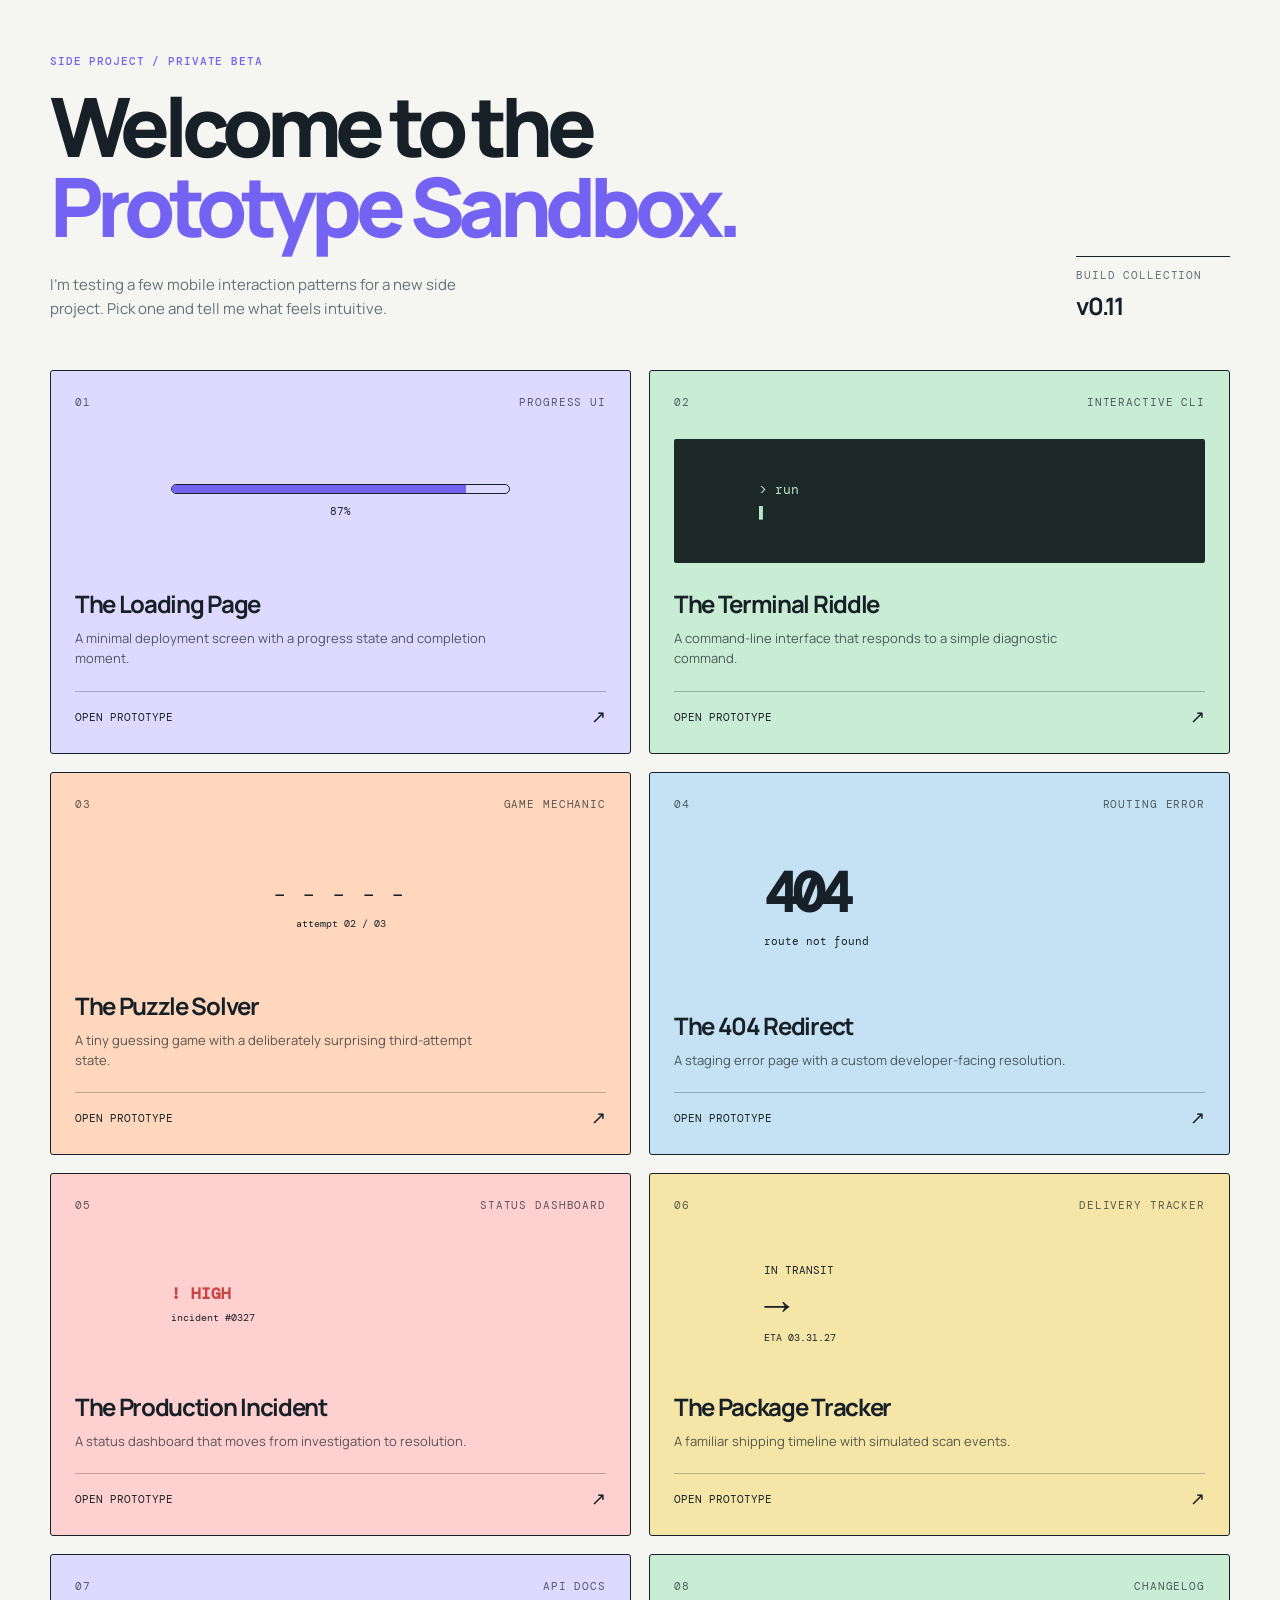
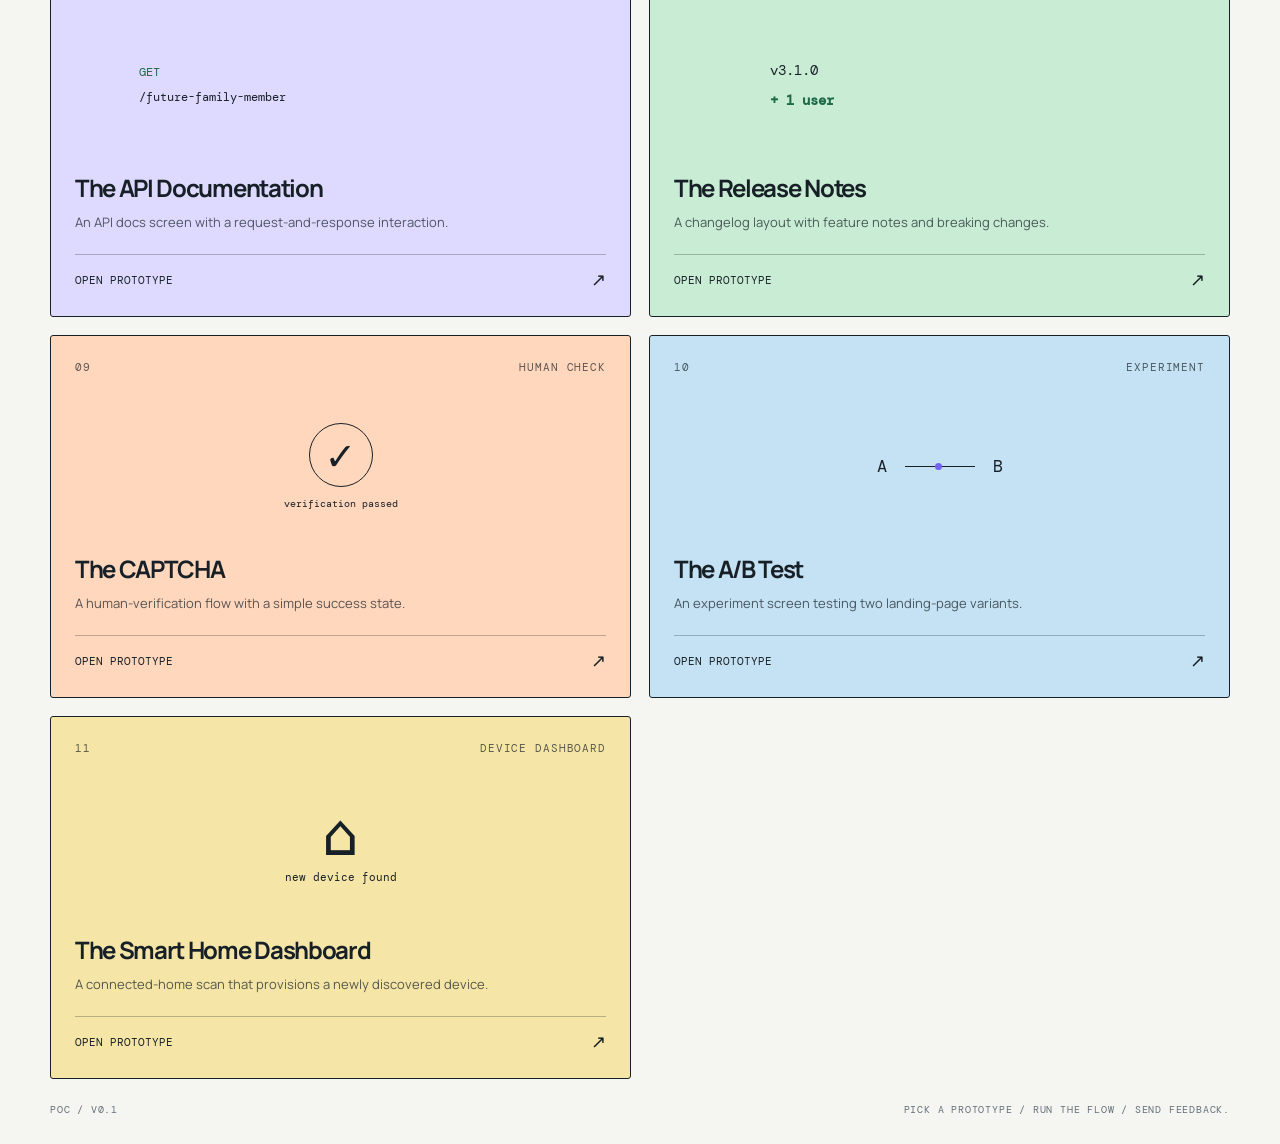
<file: index.html>
<!doctype html>
<html lang="en">
  <head>
    <meta charset="utf-8" />
    <meta name="viewport" content="width=device-width, initial-scale=1" />
    <title>Prototype Sandbox</title>
    <link rel="preconnect" href="https://fonts.googleapis.com" />
    <link rel="preconnect" href="https://fonts.gstatic.com" crossorigin />
    <link href="https://fonts.googleapis.com/css2?family=DM+Mono:wght@400;500&family=Manrope:wght@400;500;600;700;800&display=swap" rel="stylesheet" />
    <link rel="stylesheet" href="styles.css" />
  </head>
  <body class="hub-page">
    <main class="hub-shell">
      <header class="hub-header">
        <div>
          <p class="eyebrow">Side project / private beta</p>
          <h1>Welcome to the<br /><em>Prototype Sandbox.</em></h1>
          <p class="lede">I’m testing a few mobile interaction patterns for a new side project. Pick one and tell me what feels intuitive.</p>
        </div>
        <div class="date-stamp" aria-label="Target due date">
          <span>Build collection</span>
          <strong>v0.11</strong>
        </div>
      </header>

      <section class="concept-grid" aria-label="Prototype applications">
        <a class="concept-card card-lilac" href="loading.html">
          <div class="card-topline"><span>01</span><span>Progress UI</span></div>
          <div class="card-visual loading-mini"><i></i><span>87%</span></div>
          <h2>The Loading Page</h2>
          <p>A minimal deployment screen with a progress state and completion moment.</p>
          <span class="card-link">Open prototype <b>↗</b></span>
        </a>

        <a class="concept-card card-mint" href="terminal.html">
          <div class="card-topline"><span>02</span><span>Interactive CLI</span></div>
          <div class="card-visual terminal-mini"><span>&gt; run</span><span>▌</span></div>
          <h2>The Terminal Riddle</h2>
          <p>A command-line interface that responds to a simple diagnostic command.</p>
          <span class="card-link">Open prototype <b>↗</b></span>
        </a>

        <a class="concept-card card-peach" href="puzzle.html">
          <div class="card-topline"><span>03</span><span>Game mechanic</span></div>
          <div class="card-visual puzzle-mini"><span>_ _ _ _ _</span><small>attempt 02 / 03</small></div>
          <h2>The Puzzle Solver</h2>
          <p>A tiny guessing game with a deliberately surprising third-attempt state.</p>
          <span class="card-link">Open prototype <b>↗</b></span>
        </a>

        <a class="concept-card card-blue" href="404.html">
          <div class="card-topline"><span>04</span><span>Routing error</span></div>
          <div class="card-visual error-mini"><strong>404</strong><span>route not found</span></div>
          <h2>The 404 Redirect</h2>
          <p>A staging error page with a custom developer-facing resolution.</p>
          <span class="card-link">Open prototype <b>↗</b></span>
        </a>

        <a class="concept-card card-alert" href="incident.html">
          <div class="card-topline"><span>05</span><span>Status dashboard</span></div>
          <div class="card-visual incident-mini"><strong>!  HIGH</strong><span>incident #0327</span></div>
          <h2>The Production Incident</h2>
          <p>A status dashboard that moves from investigation to resolution.</p>
          <span class="card-link">Open prototype <b>↗</b></span>
        </a>

        <a class="concept-card card-yellow" href="package.html">
          <div class="card-topline"><span>06</span><span>Delivery tracker</span></div>
          <div class="card-visual package-mini"><span>IN TRANSIT</span><strong>→</strong><small>ETA 03.31.27</small></div>
          <h2>The Package Tracker</h2>
          <p>A familiar shipping timeline with simulated scan events.</p>
          <span class="card-link">Open prototype <b>↗</b></span>
        </a>

        <a class="concept-card card-lilac" href="api.html">
          <div class="card-topline"><span>07</span><span>API docs</span></div>
          <div class="card-visual api-mini"><span>GET</span><strong>/future-family-member</strong></div>
          <h2>The API Documentation</h2>
          <p>An API docs screen with a request-and-response interaction.</p>
          <span class="card-link">Open prototype <b>↗</b></span>
        </a>

        <a class="concept-card card-mint" href="release.html">
          <div class="card-topline"><span>08</span><span>Changelog</span></div>
          <div class="card-visual release-mini"><span>v3.1.0</span><strong>+ 1 user</strong></div>
          <h2>The Release Notes</h2>
          <p>A changelog layout with feature notes and breaking changes.</p>
          <span class="card-link">Open prototype <b>↗</b></span>
        </a>

        <a class="concept-card card-peach" href="captcha.html">
          <div class="card-topline"><span>09</span><span>Human check</span></div>
          <div class="card-visual captcha-mini"><span>✓</span><small>verification passed</small></div>
          <h2>The CAPTCHA</h2>
          <p>A human-verification flow with a simple success state.</p>
          <span class="card-link">Open prototype <b>↗</b></span>
        </a>

        <a class="concept-card card-blue" href="ab-test.html">
          <div class="card-topline"><span>10</span><span>Experiment</span></div>
          <div class="card-visual ab-mini"><span>A</span><i></i><span>B</span></div>
          <h2>The A/B Test</h2>
          <p>An experiment screen testing two landing-page variants.</p>
          <span class="card-link">Open prototype <b>↗</b></span>
        </a>

        <a class="concept-card card-yellow" href="smart-home.html">
          <div class="card-topline"><span>11</span><span>Device dashboard</span></div>
          <div class="card-visual home-mini"><span>⌂</span><strong>new device found</strong></div>
          <h2>The Smart Home Dashboard</h2>
          <p>A connected-home scan that provisions a newly discovered device.</p>
          <span class="card-link">Open prototype <b>↗</b></span>
        </a>
      </section>

      <footer class="hub-footer">
        <span>POC / v0.1</span>
        <span>Pick a prototype / run the flow / send feedback.</span>
      </footer>
    </main>
  </body>
</html>
</file>
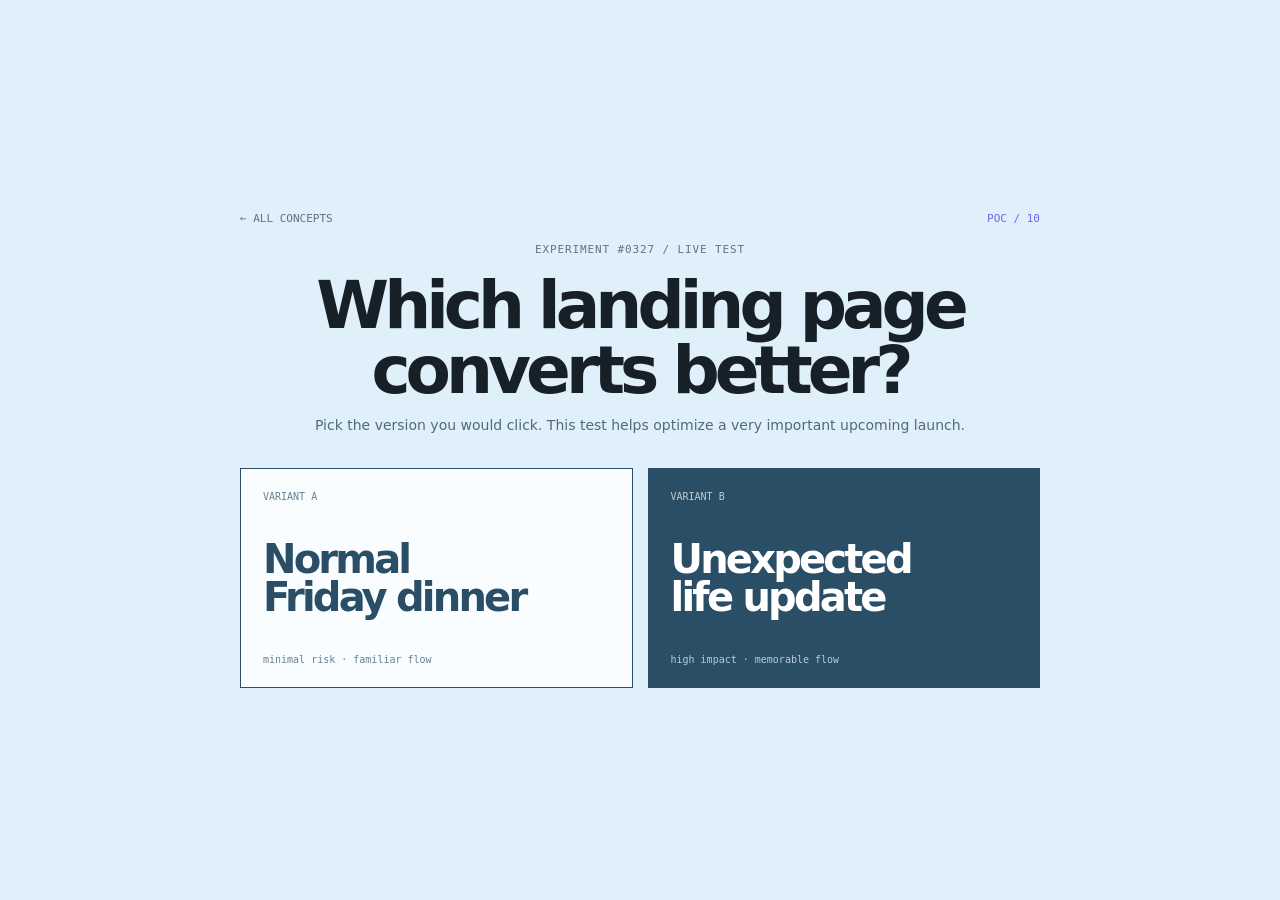
<file: ab-test.html>
<!doctype html>
<html lang="en">
  <head><meta charset="utf-8" /><meta name="viewport" content="width=device-width, initial-scale=1" /><title>A/B test experiment</title><link rel="stylesheet" href="styles.css" /></head>
  <body class="prototype-page ab-page">
    <main class="prototype-wrap ab-wrap">
      <nav class="prototype-nav"><a href="index.html">← All concepts</a><span class="prototype-index">POC / 10</span></nav>
      <section class="ab-shell">
        <p class="eyebrow-mono">experiment #0327 / live test</p><h1>Which landing page converts better?</h1><p class="ab-intro">Pick the version you would click. This test helps optimize a very important upcoming launch.</p>
        <div class="ab-options"><button data-ab-choice="A"><span class="variant-label">VARIANT A</span><strong>Normal<br />Friday dinner</strong><small>minimal risk · familiar flow</small></button><button data-ab-choice="B"><span class="variant-label">VARIANT B</span><strong>Unexpected<br />life update</strong><small>high impact · memorable flow</small></button></div>
        <div class="ab-result" data-ab-result aria-live="polite"><div class="ab-chart"><i></i><i></i><i></i><i></i><i></i></div><span>Test result: Variant <b data-ab-picked>—</b> selected</span><strong>Conversion rate: 100%</strong><h2>You are going to be an uncle/aunt!</h2><small>Baby Cheng Djedovic / target release 03.31.27</small></div>
      </section>
    </main>
    <script src="script.js"></script>
  </body>
</html>
</file>
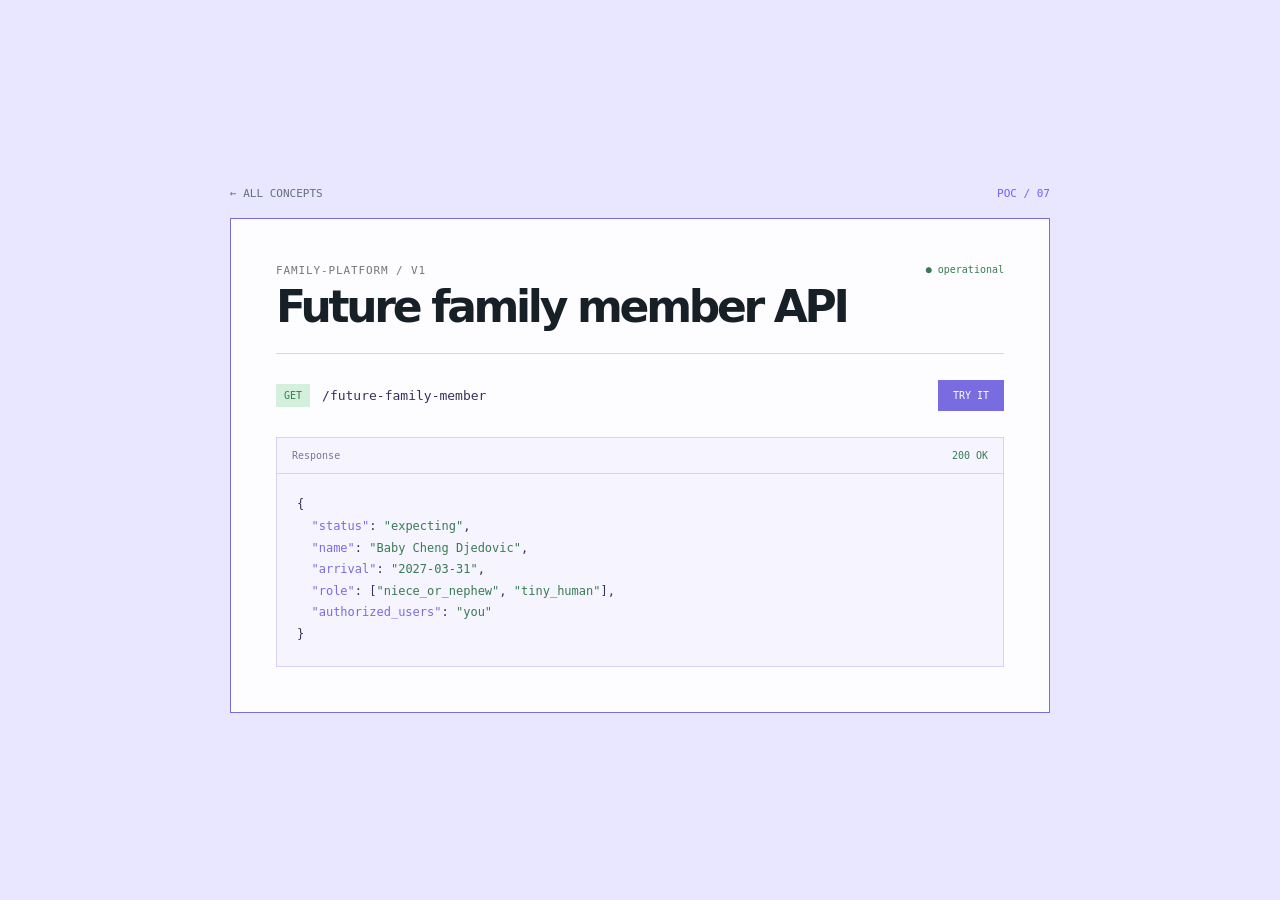
<file: api.html>
<!doctype html>
<html lang="en">
  <head><meta charset="utf-8" /><meta name="viewport" content="width=device-width, initial-scale=1" /><title>Future family member API</title><link rel="stylesheet" href="styles.css" /></head>
  <body class="prototype-page api-page">
    <main class="prototype-wrap api-wrap">
      <nav class="prototype-nav"><a href="index.html">← All concepts</a><span class="prototype-index">POC / 07</span></nav>
      <section class="api-shell">
        <header class="api-header"><div><p class="eyebrow-mono">family-platform / v1</p><h1>Future family member API</h1></div><span class="api-status">● operational</span></header>
        <div class="api-endpoint"><span class="get-pill">GET</span><code>/future-family-member</code><button class="api-try" data-api-try>Try it</button></div>
        <div class="api-response" data-api-response><div class="api-response-top"><span>Response</span><span class="status-200">200 OK</span></div><pre><code>{
  <span class="json-key">"status"</span>: <span class="json-string">"expecting"</span>,
  <span class="json-key">"name"</span>: <span class="json-string">"Baby Cheng Djedovic"</span>,
  <span class="json-key">"arrival"</span>: <span class="json-string">"2027-03-31"</span>,
  <span class="json-key">"role"</span>: [<span class="json-string">"niece_or_nephew"</span>, <span class="json-string">"tiny_human"</span>],
  <span class="json-key">"authorized_users"</span>: <span class="json-string">"you"</span>
}</code></pre></div>
        <div class="api-reveal" data-api-reveal aria-live="polite">200 OK — Congratulations! You have been granted uncle/aunt access.</div>
      </section>
    </main>
    <script src="script.js"></script>
  </body>
</html>
</file>
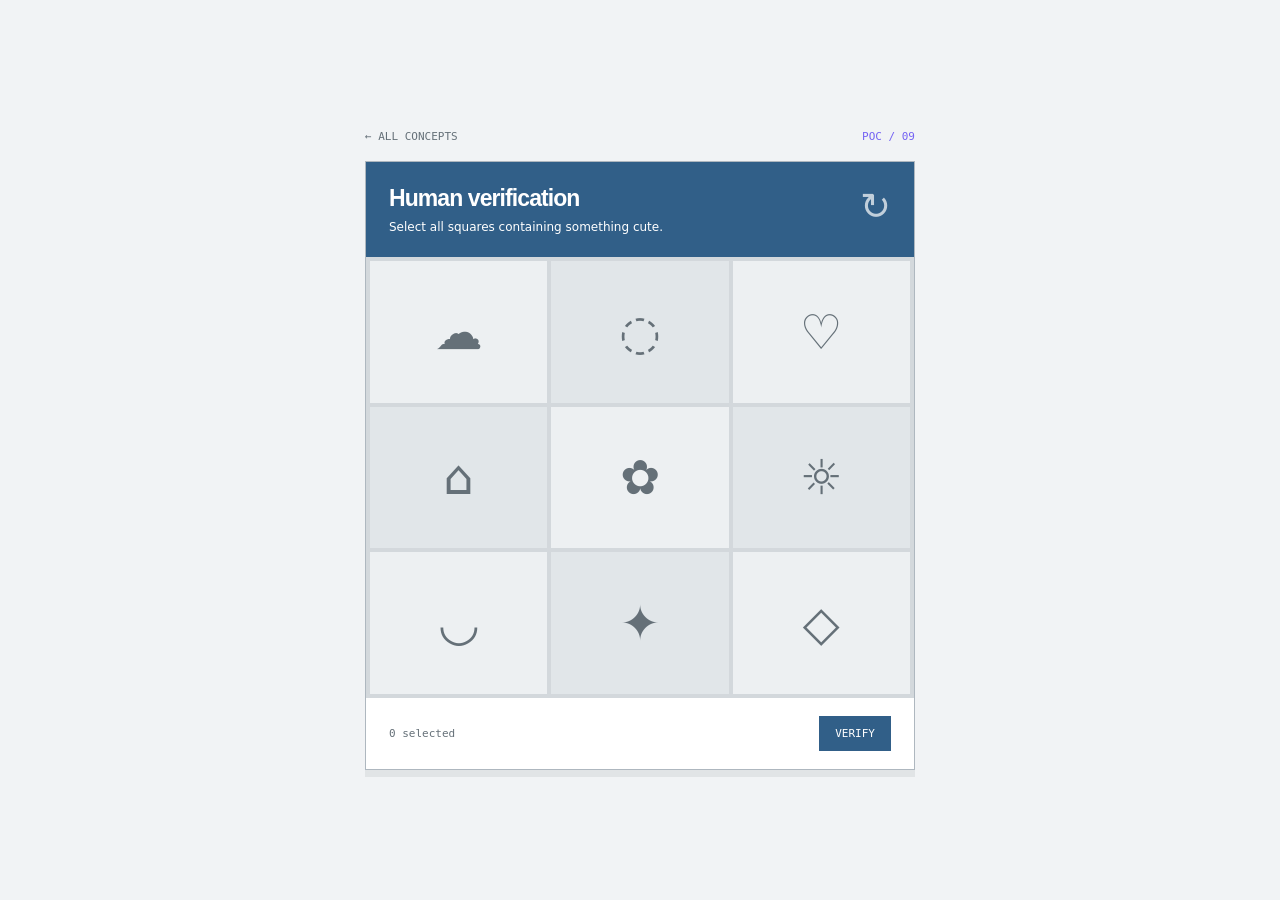
<file: captcha.html>
<!doctype html>
<html lang="en">
  <head><meta charset="utf-8" /><meta name="viewport" content="width=device-width, initial-scale=1" /><title>Human verification</title><link rel="stylesheet" href="styles.css" /></head>
  <body class="prototype-page captcha-page">
    <main class="prototype-wrap captcha-wrap">
      <nav class="prototype-nav"><a href="index.html">← All concepts</a><span class="prototype-index">POC / 09</span></nav>
      <section class="captcha-shell">
        <div class="captcha-top"><div><h1>Human verification</h1><p>Select all squares containing something cute.</p></div><div class="captcha-mark">↻</div></div>
        <div class="captcha-grid" data-captcha-grid aria-label="Human verification image grid">
          <button type="button">☁</button><button type="button">◌</button><button type="button">♡</button><button type="button">⌂</button><button type="button">✿</button><button type="button">☼</button><button type="button">◡</button><button type="button">✦</button><button type="button">◇</button>
        </div>
        <div class="captcha-footer"><span data-captcha-count>0 selected</span><button class="button" data-captcha-verify>VERIFY</button></div>
        <div class="captcha-reveal" data-captcha-reveal aria-live="polite"><span>✓ VERIFICATION PASSED</span><h2>You are human.<br />And you are going to be an uncle/aunt.</h2><p>Baby Cheng Djedovic arriving March 31, 2027.</p></div>
      </section>
    </main>
    <script src="script.js"></script>
  </body>
</html>
</file>
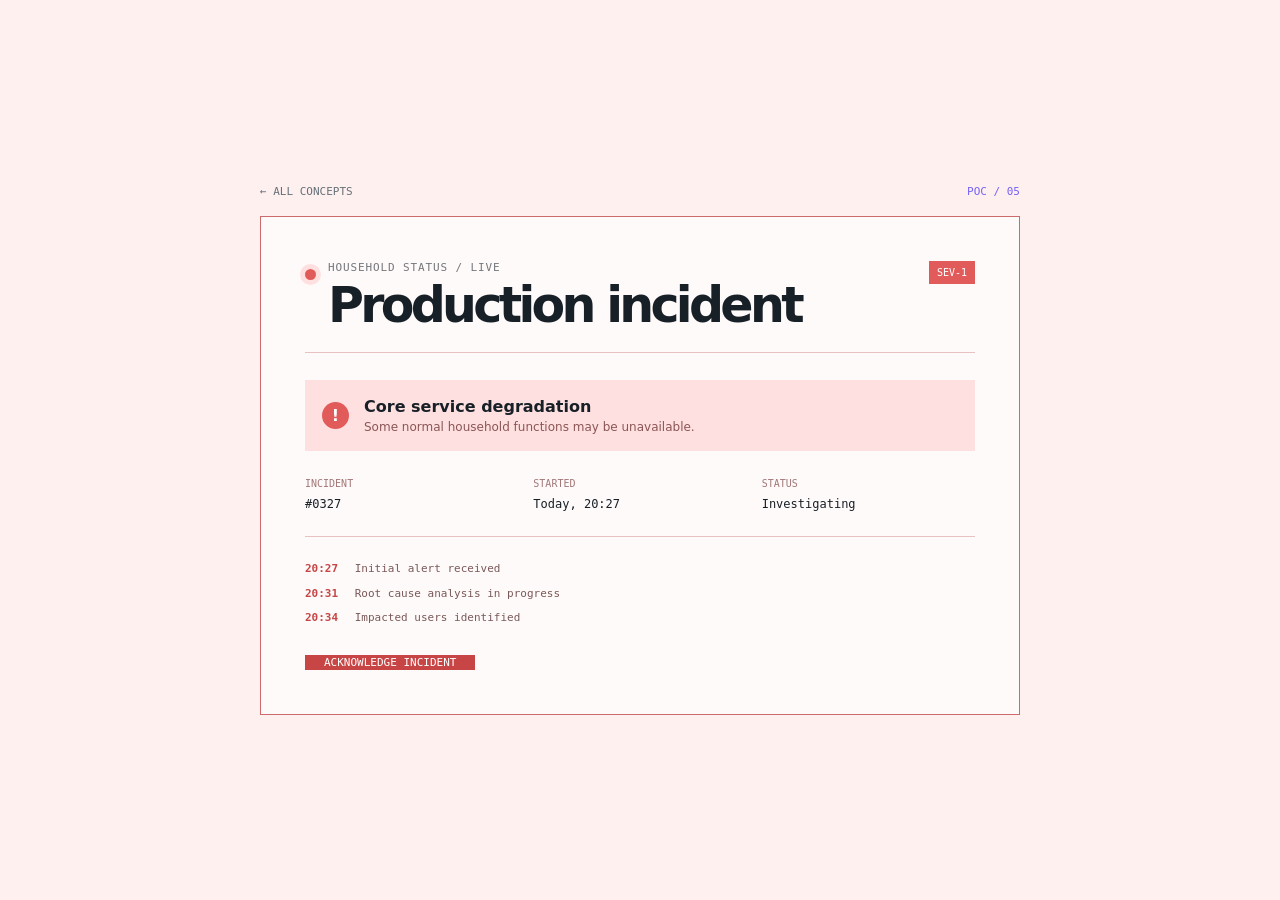
<file: incident.html>
<!doctype html>
<html lang="en">
  <head><meta charset="utf-8" /><meta name="viewport" content="width=device-width, initial-scale=1" /><title>Incident #0327</title><link rel="stylesheet" href="styles.css" /></head>
  <body class="prototype-page incident-page">
    <main class="prototype-wrap incident-wrap">
      <nav class="prototype-nav"><a href="index.html">← All concepts</a><span class="prototype-index">POC / 05</span></nav>
      <section class="incident-shell">
        <header class="incident-header"><span class="incident-dot"></span><div><p class="eyebrow-mono">Household status / live</p><h1>Production incident</h1></div><span class="incident-badge">SEV-1</span></header>
        <div class="incident-alert"><span>!</span><div><strong>Core service degradation</strong><small>Some normal household functions may be unavailable.</small></div></div>
        <div class="incident-grid"><div><span class="incident-label">Incident</span><strong>#0327</strong></div><div><span class="incident-label">Started</span><strong>Today, 20:27</strong></div><div><span class="incident-label">Status</span><strong>Investigating</strong></div></div>
        <div class="incident-log"><p><b>20:27</b> Initial alert received</p><p><b>20:31</b> Root cause analysis in progress</p><p><b>20:34</b> Impacted users identified</p></div>
        <button class="button incident-button" data-incident-ack>Acknowledge incident</button>
        <div class="incident-reveal" data-incident-reveal aria-live="polite"><span>INCIDENT RESOLVED</span><h2>One tiny human<br />is entering production.</h2><p>Target release: March 31, 2027<br />Impacted users: future uncles and aunts</p></div>
      </section>
    </main>
    <script src="script.js"></script>
  </body>
</html>
</file>
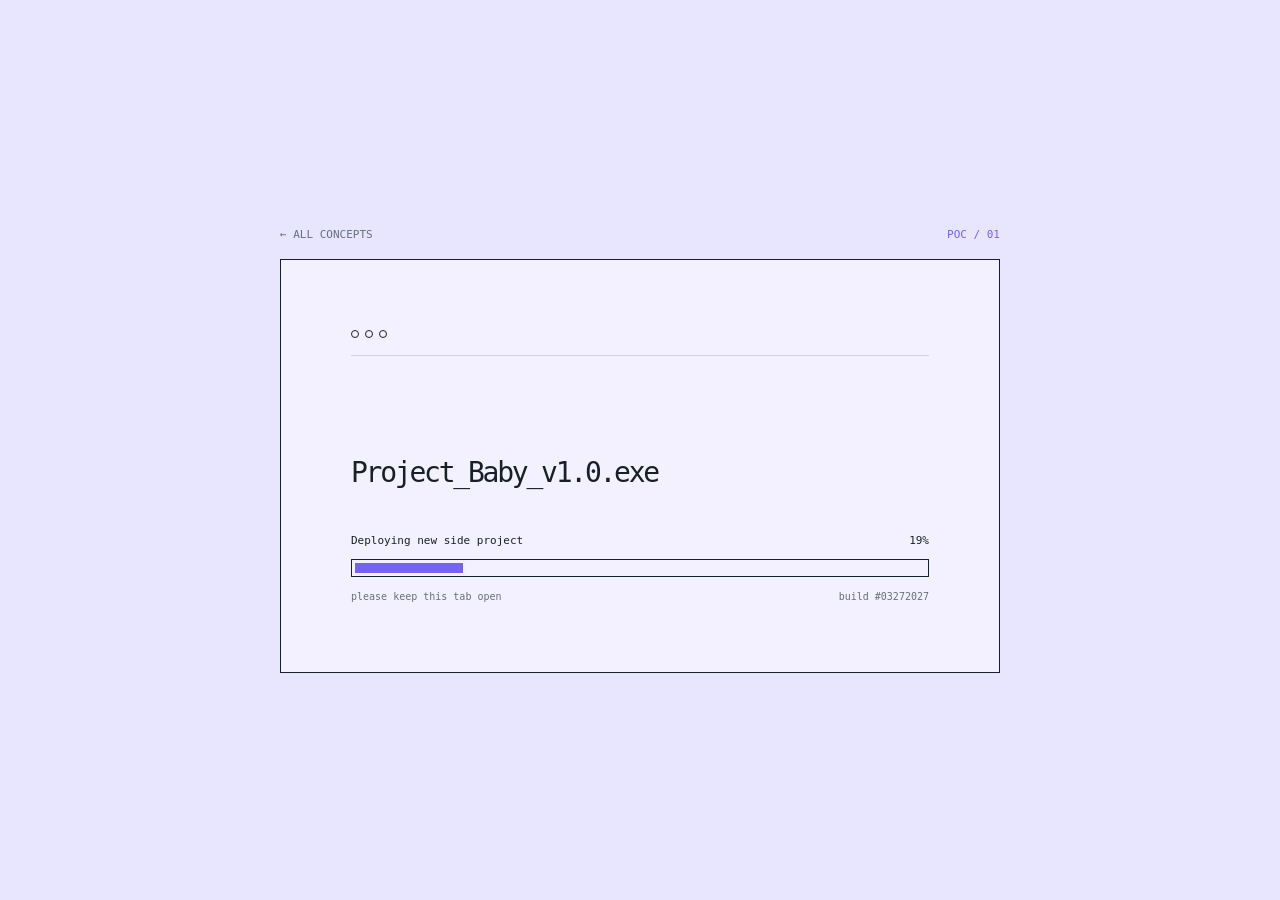
<file: loading.html>
<!doctype html>
<html lang="en">
  <head>
    <meta charset="utf-8" /><meta name="viewport" content="width=device-width, initial-scale=1" />
    <title>Project_Baby_v1.0.exe</title><link rel="stylesheet" href="styles.css" />
  </head>
  <body class="prototype-page loading-page">
    <main class="prototype-wrap">
      <nav class="prototype-nav"><a href="index.html">← All concepts</a><span class="prototype-index">POC / 01</span></nav>
      <section class="loading-window" aria-live="polite">
        <div class="window-chrome"><i></i><i></i><i></i></div>
        <h1>Project_Baby_v1.0.exe</h1>
        <div class="load-meta"><span>Deploying new side project</span><span data-load-percent>0%</span></div>
        <div class="load-track" role="progressbar" aria-label="Project deployment progress" aria-valuemin="0" aria-valuemax="100"><div class="load-fill" data-load-fill></div></div>
        <div class="load-status"><span>please keep this tab open</span><span>build #03272027</span></div>
        <div class="load-reveal" data-load-reveal>
          <p>✓ Deployment complete</p>
          <strong>Baby Cheng Djedovic<br />is shipping.</strong>
        </div>
      </section>
    </main>
    <script src="script.js"></script>
  </body>
</html>
</file>
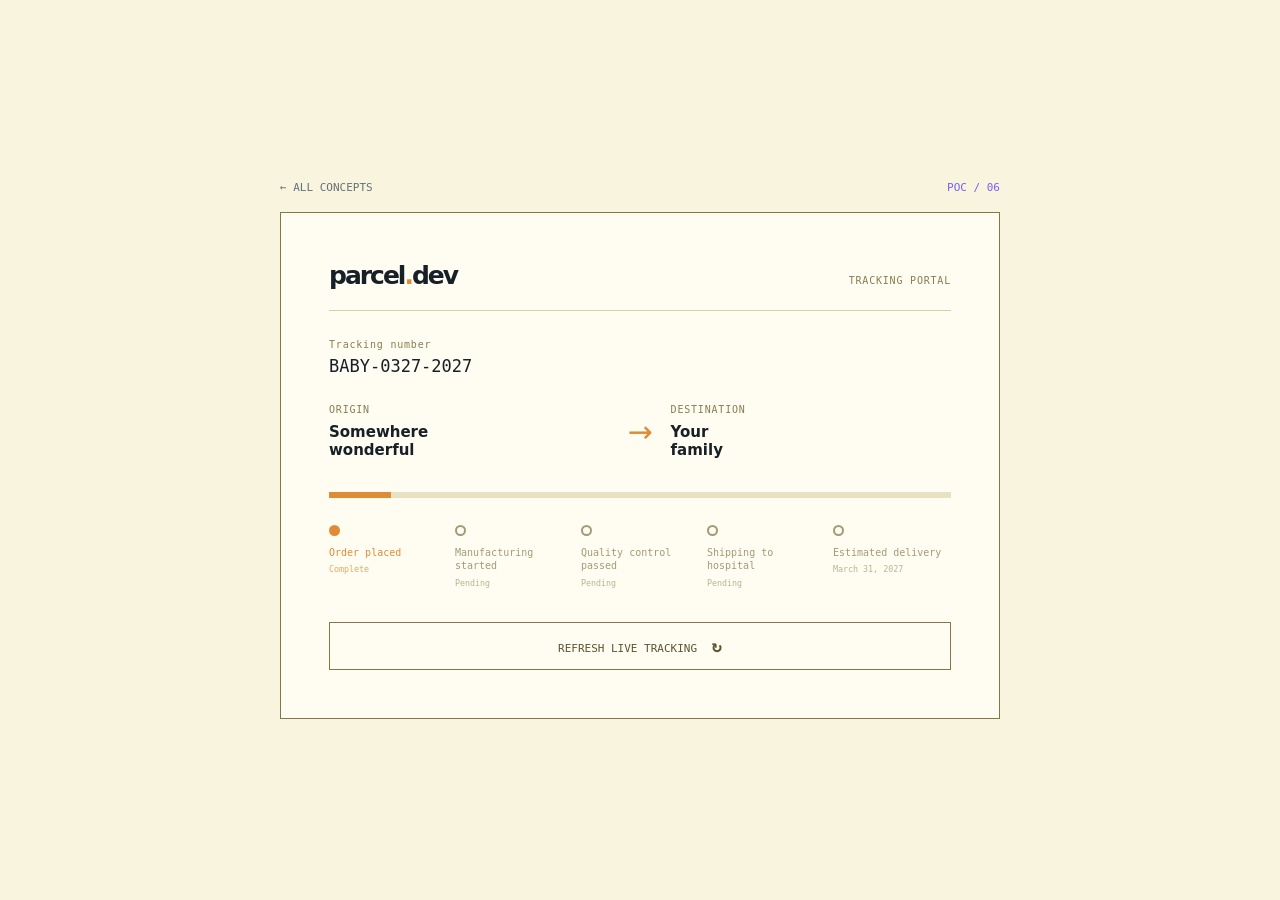
<file: package.html>
<!doctype html>
<html lang="en">
  <head><meta charset="utf-8" /><meta name="viewport" content="width=device-width, initial-scale=1" /><title>Package tracking</title><link rel="stylesheet" href="styles.css" /></head>
  <body class="prototype-page package-page">
    <main class="prototype-wrap package-wrap">
      <nav class="prototype-nav"><a href="index.html">← All concepts</a><span class="prototype-index">POC / 06</span></nav>
      <section class="package-shell">
        <div class="package-brand"><span>parcel<span class="brand-dot">.</span>dev</span><small>TRACKING PORTAL</small></div>
        <div class="package-number"><span>Tracking number</span><strong>BABY-0327-2027</strong></div>
        <div class="package-route"><div><small>ORIGIN</small><strong>Somewhere<br />wonderful</strong></div><b>→</b><div><small>DESTINATION</small><strong>Your<br />family</strong></div></div>
        <div class="package-progress"><div class="package-progress-fill" data-package-fill></div></div>
        <div class="package-steps" data-package-steps>
          <div class="active"><i></i><span>Order placed</span><small>Complete</small></div><div><i></i><span>Manufacturing started</span><small>Pending</small></div><div><i></i><span>Quality control passed</span><small>Pending</small></div><div><i></i><span>Shipping to hospital</span><small>Pending</small></div><div><i></i><span>Estimated delivery</span><small>March 31, 2027</small></div>
        </div>
        <button class="package-button" data-package-start>Refresh live tracking <b>↻</b></button>
        <div class="package-reveal" data-package-reveal aria-live="polite"><span>PACKAGE CONTENTS</span><strong>1 × Baby Cheng Djedovic</strong><small>Handle with love.</small></div>
      </section>
    </main>
    <script src="script.js"></script>
  </body>
</html>
</file>
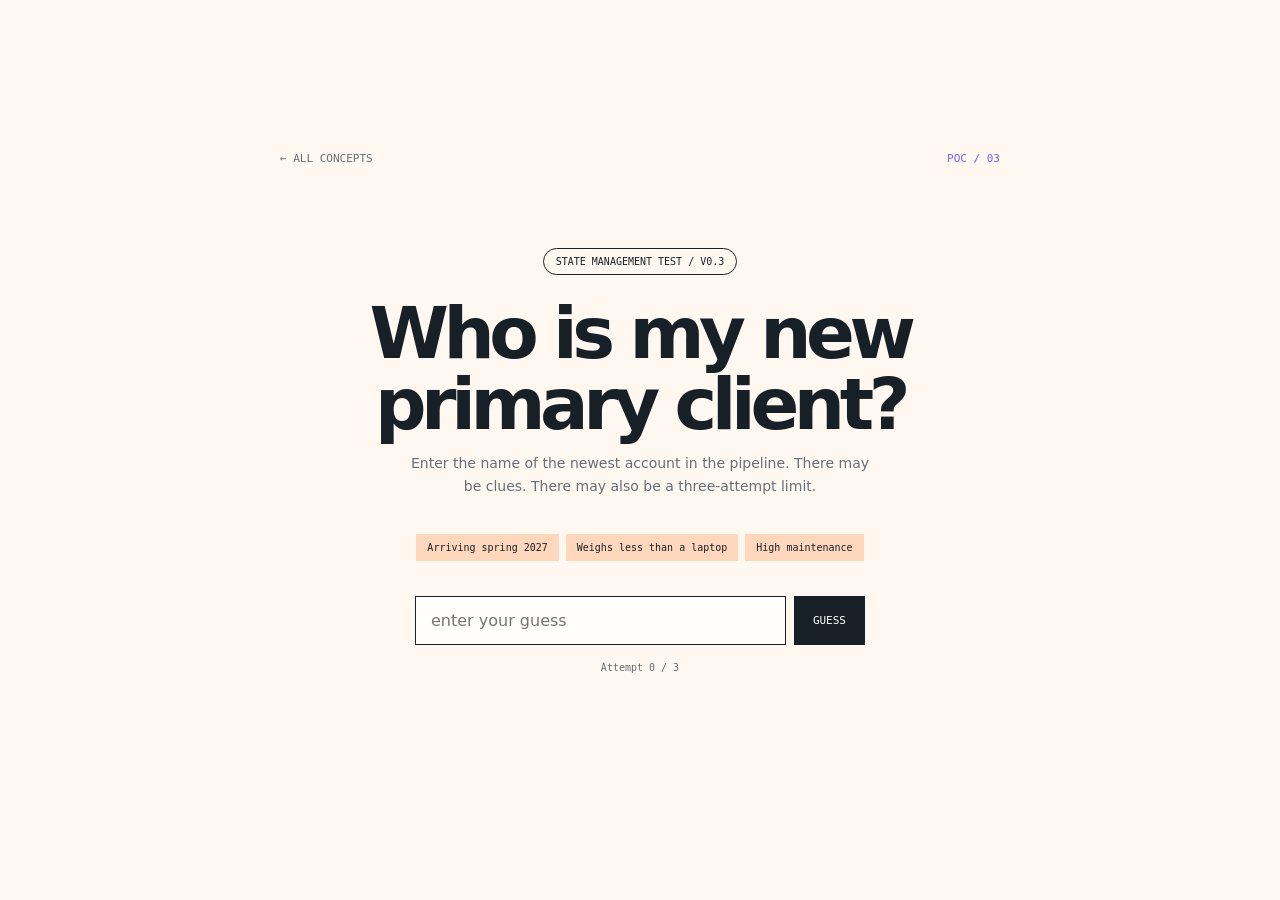
<file: puzzle.html>
<!doctype html>
<html lang="en">
  <head>
    <meta charset="utf-8" /><meta name="viewport" content="width=device-width, initial-scale=1" />
    <title>Client name / puzzle</title><link rel="stylesheet" href="styles.css" />
  </head>
  <body class="prototype-page puzzle-page">
    <main class="prototype-wrap">
      <nav class="prototype-nav"><a href="index.html">← All concepts</a><span class="prototype-index">POC / 03</span></nav>
      <section class="puzzle-frame">
        <span class="puzzle-tag">state management test / v0.3</span>
        <h1>Who is my new primary client?</h1>
        <p class="intro">Enter the name of the newest account in the pipeline. There may be clues. There may also be a three-attempt limit.</p>
        <div class="puzzle-hints"><span>Arriving spring 2027</span><span>Weighs less than a laptop</span><span>High maintenance</span></div>
        <form class="puzzle-form" data-puzzle-form><input data-puzzle-input aria-label="Your guess" required placeholder="enter your guess" /><button class="button" type="submit">Guess</button></form>
        <p class="attempts" data-attempts>Attempt 0 / 3</p>
        <div class="puzzle-reveal" data-puzzle-reveal aria-live="polite"><div class="sparkle">✦ ✧ ✦</div><h2>Incorrect.<br />The answer is Baby Cheng Djedovic!</h2><p>New client onboarding begins March 31, 2027.</p></div>
      </section>
    </main>
    <script src="script.js"></script>
  </body>
</html>
</file>
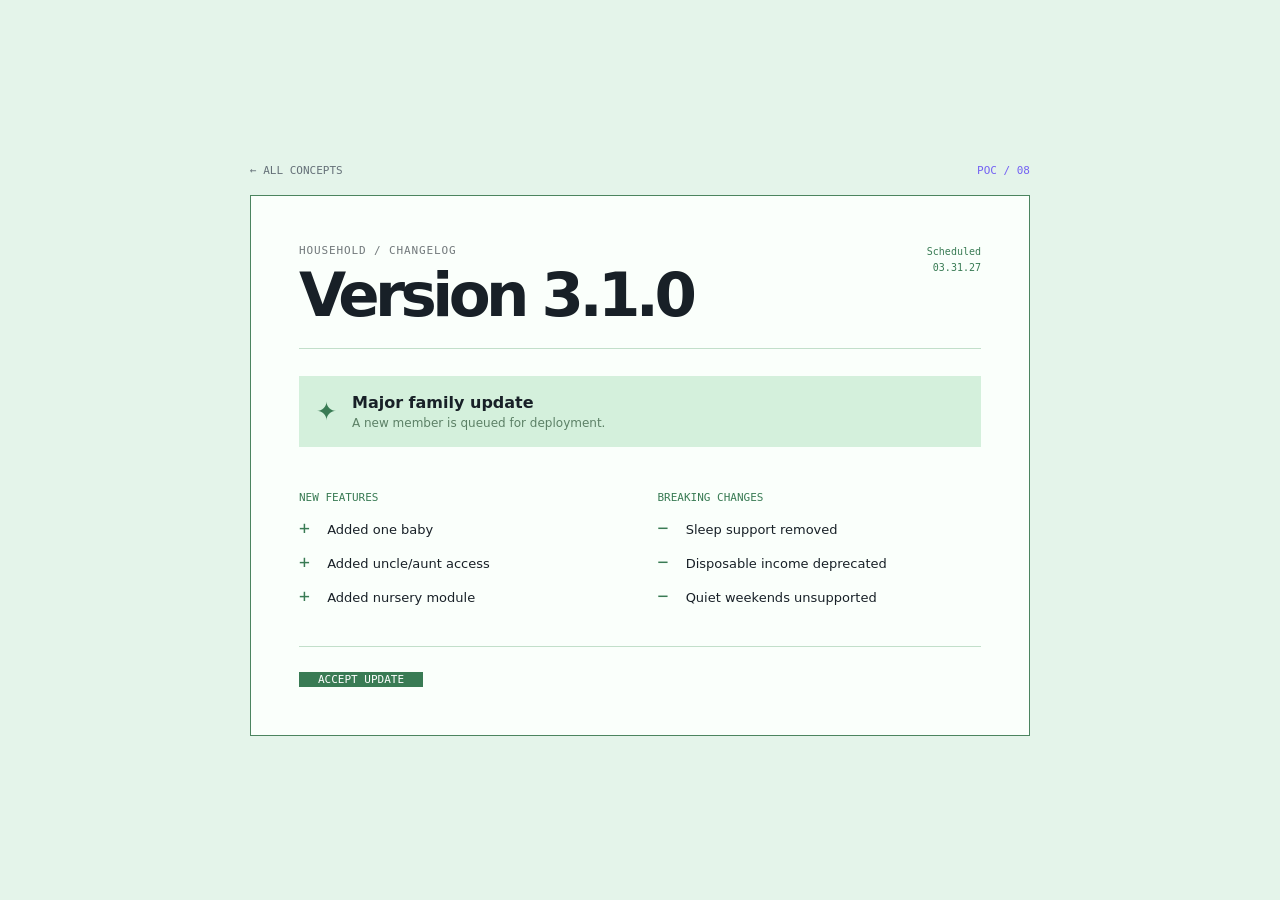
<file: release.html>
<!doctype html>
<html lang="en">
  <head><meta charset="utf-8" /><meta name="viewport" content="width=device-width, initial-scale=1" /><title>Household v3.1.0</title><link rel="stylesheet" href="styles.css" /></head>
  <body class="prototype-page release-page">
    <main class="prototype-wrap release-wrap">
      <nav class="prototype-nav"><a href="index.html">← All concepts</a><span class="prototype-index">POC / 08</span></nav>
      <section class="release-shell">
        <header class="release-header"><div><p class="eyebrow-mono">household / changelog</p><h1>Version 3.1.0</h1></div><span class="release-date">Scheduled<br />03.31.27</span></header>
        <div class="release-banner"><span>✦</span><div><strong>Major family update</strong><small>A new member is queued for deployment.</small></div></div>
        <div class="release-columns"><div><h2>New features</h2><p><b>+</b> Added one baby</p><p><b>+</b> Added uncle/aunt access</p><p><b>+</b> Added nursery module</p></div><div><h2>Breaking changes</h2><p><b>−</b> Sleep support removed</p><p><b>−</b> Disposable income deprecated</p><p><b>−</b> Quiet weekends unsupported</p></div></div>
        <button class="button release-button" data-release-accept>Accept update</button>
        <div class="release-reveal" data-release-reveal aria-live="polite">Update accepted. Congratulations, future uncles and aunts.</div>
      </section>
    </main>
    <script src="script.js"></script>
  </body>
</html>
</file>
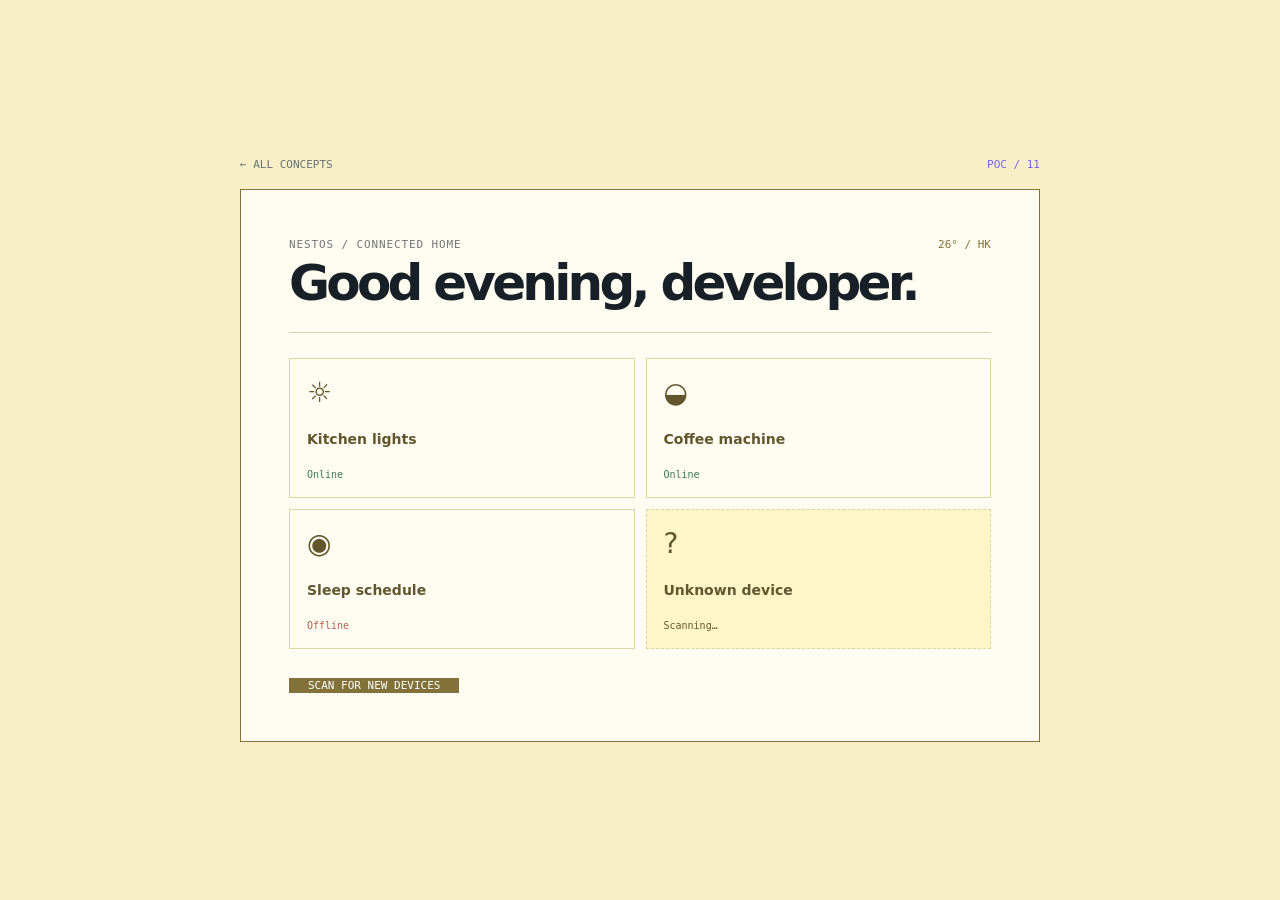
<file: smart-home.html>
<!doctype html>
<html lang="en">
  <head><meta charset="utf-8" /><meta name="viewport" content="width=device-width, initial-scale=1" /><title>Connected home dashboard</title><link rel="stylesheet" href="styles.css" /></head>
  <body class="prototype-page home-page">
    <main class="prototype-wrap home-wrap">
      <nav class="prototype-nav"><a href="index.html">← All concepts</a><span class="prototype-index">POC / 11</span></nav>
      <section class="home-shell">
        <header class="home-header"><div><p class="eyebrow-mono">nestOS / connected home</p><h1>Good evening, developer.</h1></div><span class="home-weather">26° / HK</span></header>
        <div class="home-grid"><div class="device-card"><span>☼</span><strong>Kitchen lights</strong><small class="online">Online</small></div><div class="device-card"><span>◒</span><strong>Coffee machine</strong><small class="online">Online</small></div><div class="device-card"><span>◉</span><strong>Sleep schedule</strong><small class="offline">Offline</small></div><div class="device-card new-device" data-new-device><span>?</span><strong>Unknown device</strong><small>Scanning…</small></div></div>
        <button class="button home-scan" data-home-scan>Scan for new devices</button>
        <div class="home-reveal" data-home-reveal aria-live="polite"><span>NEW DEVICE FOUND</span><h2>Baby monitor</h2><p>Provisioning begins soon.<br />Household capacity increased by 1.</p></div>
      </section>
    </main>
    <script src="script.js"></script>
  </body>
</html>
</file>
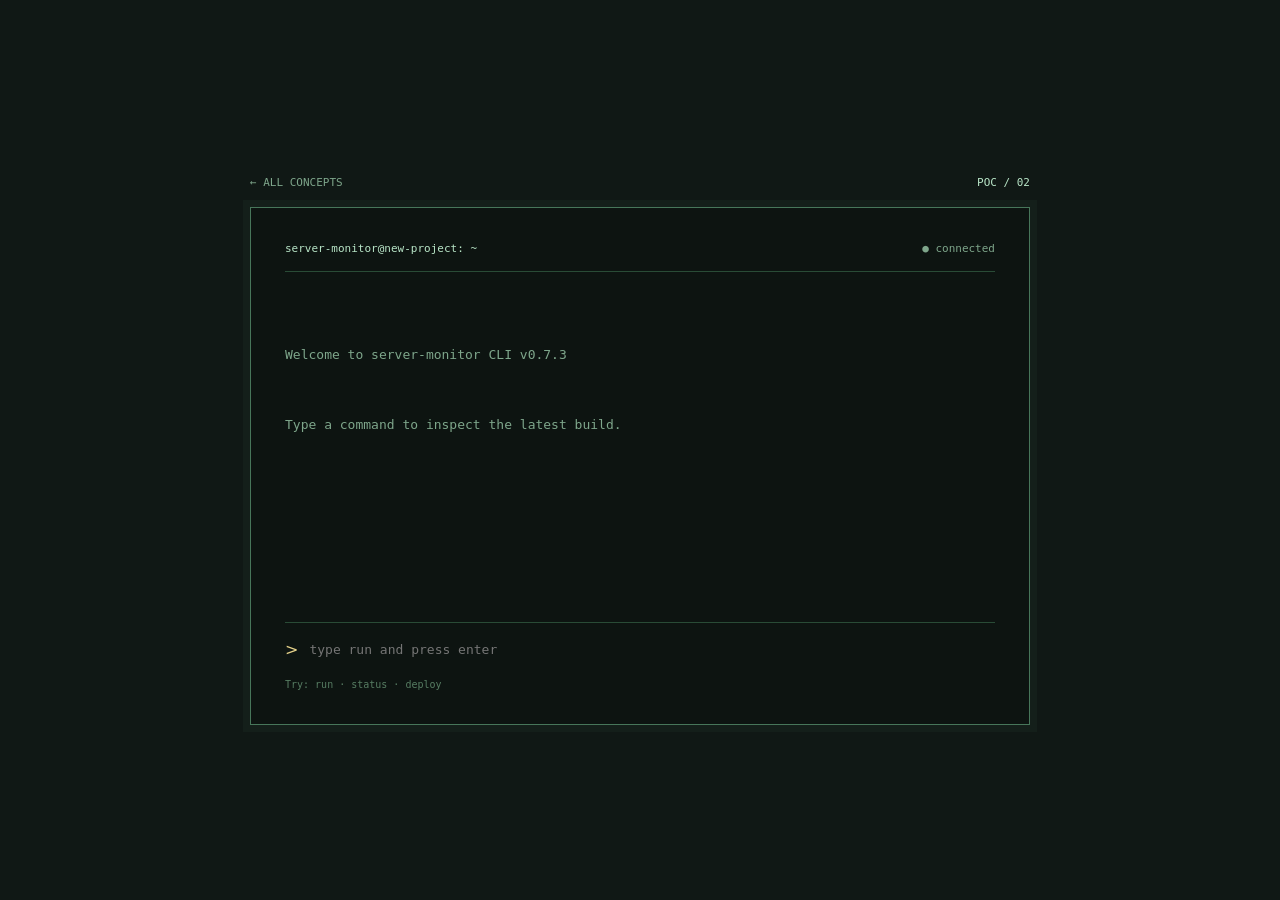
<file: terminal.html>
<!doctype html>
<html lang="en">
  <head>
    <meta charset="utf-8" /><meta name="viewport" content="width=device-width, initial-scale=1" />
    <title>server-monitor / terminal</title><link rel="stylesheet" href="styles.css" />
  </head>
  <body class="prototype-page terminal-page">
    <main class="terminal-wrap">
      <nav class="prototype-nav terminal-nav"><a href="index.html">← All concepts</a><span>POC / 02</span></nav>
      <section class="terminal-frame">
        <div class="terminal-title"><b>server-monitor@new-project: ~</b><span>● connected</span></div>
        <div class="terminal-output" data-terminal-output>
          <div class="terminal-line dim">Welcome to server-monitor CLI v0.7.3</div>
          <div class="terminal-line dim">Type a command to inspect the latest build.</div>
        </div>
        <form class="terminal-form" data-terminal-form>
          <span>&gt;</span><input data-terminal-input aria-label="Terminal command" autocomplete="off" autofocus placeholder="type run and press enter" /><button hidden type="submit">Run</button>
        </form>
        <p class="terminal-hint">Try: run · status · deploy</p>
      </section>
    </main>
    <script src="script.js"></script>
  </body>
</html>
</file>
<file: styles.css>
:root {
  --ink: #182027;
  --muted: #657078;
  --line: rgba(24, 32, 39, 0.14);
  --paper: #f5f5f1;
  --white: #fffefb;
  --green: #b8e5c7;
  --green-dark: #1f6a47;
  --pink: #f1c0c8;
  --purple: #7462f3;
  --mono: "DM Mono", ui-monospace, SFMono-Regular, Menlo, monospace;
  --sans: "Manrope", ui-sans-serif, system-ui, sans-serif;
}

* { box-sizing: border-box; }
html { min-width: 320px; }
body {
  margin: 0;
  color: var(--ink);
  background: var(--paper);
  font-family: var(--sans);
}
a { color: inherit; text-decoration: none; }
button, input { font: inherit; }
button { cursor: pointer; }

.hub-page { min-height: 100vh; background: #f5f5f1; }
.hub-shell { width: min(1180px, calc(100% - 40px)); margin: 0 auto; padding: 54px 0 28px; }
.hub-header { display: flex; justify-content: space-between; align-items: end; gap: 32px; padding-bottom: 48px; }
.eyebrow, .card-topline, .date-stamp span, .hub-footer, .eyebrow-mono {
  font-family: var(--mono); font-size: 11px; letter-spacing: .08em; text-transform: uppercase;
}
.eyebrow { color: var(--purple); margin: 0 0 18px; font-weight: 500; }
h1 { max-width: 700px; font-size: clamp(42px, 7vw, 82px); line-height: .98; letter-spacing: -.075em; margin: 0; font-weight: 800; }
h1 em { color: var(--purple); font-style: normal; }
.lede { color: var(--muted); max-width: 450px; line-height: 1.65; margin: 26px 0 0; font-size: 15px; }
.date-stamp { flex: 0 0 auto; border-top: 1px solid var(--ink); padding-top: 11px; min-width: 154px; }
.date-stamp span { display: block; margin-bottom: 7px; color: var(--muted); }
.date-stamp strong { font-size: 24px; letter-spacing: -.06em; }
.concept-grid { display: grid; grid-template-columns: repeat(2, minmax(0, 1fr)); gap: 18px; }
.concept-card { min-height: 350px; padding: 24px; border: 1px solid var(--ink); border-radius: 3px; display: flex; flex-direction: column; transition: transform .2s ease, box-shadow .2s ease; }
.concept-card:hover { transform: translateY(-5px); box-shadow: 7px 8px 0 var(--ink); }
.card-lilac { background: #dedaff; }.card-mint { background: #c9edd4; }.card-peach { background: #ffd7bd; }.card-blue { background: #c4e2f3; }
.card-topline { display: flex; justify-content: space-between; color: rgba(24,32,39,.7); }
.card-visual { height: 124px; margin: 30px 0 24px; display: flex; align-items: center; justify-content: center; }
.loading-mini { gap: 10px; flex-direction: column; font-family: var(--mono); }
.loading-mini i { display: block; width: 64%; height: 10px; border: 1px solid var(--ink); border-radius: 20px; position: relative; overflow: hidden; }
.loading-mini i::after { content: ""; position: absolute; inset: 0 13% 0 0; background: var(--purple); }
.loading-mini span { font-size: 11px; }
.terminal-mini { align-items: start; justify-content: center; flex-direction: column; padding-left: 16%; background: #1d2926; color: #b8e5c7; font: 13px/1.8 var(--mono); border-radius: 2px; }
.terminal-mini span:last-child { animation: blink 1s steps(1) infinite; }
.puzzle-mini { flex-direction: column; font: 19px var(--mono); letter-spacing: .2em; }.puzzle-mini small { margin-top: 16px; font: 10px var(--mono); letter-spacing: 0; }
.error-mini { flex-direction: column; align-items: start; padding-left: 17%; font-family: var(--mono); }.error-mini strong { font-size: 55px; letter-spacing: -.1em; }.error-mini span { font-size: 11px; margin-top: 5px; }
.concept-card h2 { font-size: 24px; letter-spacing: -.055em; margin: auto 0 8px; }.concept-card p { margin: 0; max-width: 420px; color: rgba(24,32,39,.72); font-size: 13px; line-height: 1.55; }.card-link { display: flex; align-items: center; justify-content: space-between; border-top: 1px solid rgba(24,32,39,.28); margin-top: 22px; padding-top: 13px; font: 11px var(--mono); text-transform: uppercase; }.card-link b { font-size: 18px; font-weight: 400; }
.hub-footer { display: flex; justify-content: space-between; gap: 20px; color: var(--muted); padding-top: 24px; font-size: 10px; }

.prototype-page { min-height: 100vh; display: grid; place-items: center; padding: 24px; }
.prototype-wrap { width: min(720px, 100%); }.prototype-nav { display: flex; justify-content: space-between; align-items: center; margin-bottom: 18px; font: 11px var(--mono); text-transform: uppercase; }.prototype-nav a { color: var(--muted); }.prototype-nav a:hover { color: var(--ink); }.prototype-index { color: var(--purple); }
.loading-page { background: #e8e5ff; }.loading-window { border: 1px solid var(--ink); background: rgba(255,255,255,.45); padding: clamp(28px, 7vw, 70px); }.window-chrome { display: flex; gap: 6px; border-bottom: 1px solid var(--line); padding-bottom: 17px; margin-bottom: clamp(44px, 10vw, 100px); }.window-chrome i { width: 8px; height: 8px; border-radius: 50%; border: 1px solid var(--ink); }.loading-window h1 { font: 500 clamp(18px, 4vw, 28px) var(--mono); letter-spacing: -.08em; margin: 0 0 45px; }.load-meta { display: flex; justify-content: space-between; font: 11px var(--mono); margin-bottom: 12px; }.load-track { height: 18px; border: 1px solid var(--ink); padding: 3px; }.load-fill { width: 0; height: 100%; background: var(--purple); transition: width .12s linear; }.load-status { display: flex; justify-content: space-between; gap: 15px; margin-top: 14px; color: var(--muted); font: 10px var(--mono); }.load-reveal { display: none; margin-top: 44px; border-top: 1px solid var(--ink); padding-top: 22px; }.load-reveal.visible { display: block; animation: rise .6s ease both; }.load-reveal p { font: 11px var(--mono); margin: 0 0 13px; color: var(--green-dark); }.load-reveal strong { display: block; font-size: clamp(28px, 6vw, 50px); letter-spacing: -.07em; line-height: 1; }

.terminal-page { background: #101815; color: #b8e5c7; }.terminal-wrap { width: min(780px, 100%); }.terminal-nav a { color: #7ea68b; }.terminal-frame { border: 1px solid #47765a; background: #0d1411; box-shadow: 0 0 0 7px rgba(71,118,90,.08); padding: clamp(18px, 5vw, 34px); }.terminal-title { display: flex; justify-content: space-between; border-bottom: 1px solid #294b36; padding-bottom: 16px; color: #7ea68b; font: 11px var(--mono); }.terminal-title b { color: #b8e5c7; font-weight: 400; }.terminal-output { min-height: 350px; padding: 25px 0 8px; font: clamp(11px, 2vw, 13px)/1.8 var(--mono); white-space: pre-wrap; }.terminal-line { min-height: 1.8em; }.terminal-line.dim { color: #7ea68b; }.terminal-line.success { color: #d0f4d9; }.terminal-form { display: flex; gap: 9px; border-top: 1px solid #294b36; padding-top: 17px; }.terminal-form span { color: #e7d38b; }.terminal-form input { flex: 1; min-width: 0; border: 0; outline: 0; color: #b8e5c7; background: transparent; font: 13px var(--mono); }.terminal-hint { margin: 20px 0 0; color: #577d63; font: 10px var(--mono); }

.puzzle-page { background: #fff8f1; }.puzzle-frame { text-align: center; padding: clamp(24px, 7vw, 65px) 18px; }.puzzle-tag { display: inline-block; border: 1px solid var(--ink); border-radius: 30px; padding: 7px 12px; font: 10px var(--mono); text-transform: uppercase; }.puzzle-frame h1 { max-width: 640px; margin: 23px auto 13px; font-size: clamp(37px, 8vw, 72px); }.puzzle-frame .intro { max-width: 470px; color: var(--muted); font-size: 14px; line-height: 1.6; margin: 0 auto 37px; }.puzzle-hints { display: flex; flex-wrap: wrap; justify-content: center; gap: 7px; margin-bottom: 35px; }.puzzle-hints span { background: #ffd7bd; padding: 8px 11px; font: 10px var(--mono); }.puzzle-form { display: flex; justify-content: center; gap: 8px; max-width: 450px; margin: auto; }.puzzle-form input { flex: 1; min-width: 0; border: 1px solid var(--ink); padding: 14px 15px; background: var(--white); outline: none; }.puzzle-form input:focus { box-shadow: 4px 4px 0 var(--ink); }.button { border: 1px solid var(--ink); background: var(--ink); color: white; padding: 0 18px; font: 11px var(--mono); text-transform: uppercase; }.attempts { color: var(--muted); font: 10px var(--mono); margin-top: 17px; }.puzzle-reveal { display: none; }.puzzle-reveal.visible { display: block; animation: rise .6s ease both; }.puzzle-reveal .sparkle { color: #f27954; font-size: 36px; }.puzzle-reveal h2 { font-size: clamp(28px, 6vw, 50px); line-height: 1; letter-spacing: -.07em; margin: 8px auto 10px; }.puzzle-reveal p { color: var(--muted); margin: 0; font-size: 13px; }

.error-page { background: #f1f3f5; color: #27313a; font-family: Arial, sans-serif; }.error-wrap { width: min(720px, 100%); }.error-shell { border: 1px solid #aeb7bf; background: #fff; padding: clamp(26px, 7vw, 70px); box-shadow: 0 8px 0 rgba(39,49,58,.08); }.error-code { font: 700 clamp(72px, 17vw, 150px)/.85 Arial, sans-serif; letter-spacing: -.09em; color: #27313a; }.error-shell h1 { font: 700 23px Arial, sans-serif; letter-spacing: -.04em; margin: 26px 0 8px; }.error-shell .error-subtitle { color: #657078; margin: 0 0 30px; font-size: 14px; }.console-log { background: #20282f; color: #dce4e9; padding: 19px; font: 12px/2 var(--mono); overflow: auto; }.console-log .red { color: #ff9d9d; }.console-log .yellow { color: #f4dc9d; }.console-log .green { color: #aee8c0; }.error-actions { display: flex; justify-content: space-between; align-items: center; gap: 18px; margin-top: 24px; font-size: 12px; }.error-actions a { color: #315f88; text-decoration: underline; }.error-actions span { color: #87919a; font: 10px var(--mono); }
.confetti-layer { position: fixed; inset: 0; pointer-events: none; overflow: hidden; z-index: 20; }.confetti-layer i { position: absolute; top: -20px; width: 8px; height: 15px; animation: confetti-fall 2.3s cubic-bezier(.2,.65,.3,1) forwards; }.confetti-layer i:nth-child(3n) { width: 5px; height: 20px; }.confetti-layer i:nth-child(4n) { border-radius: 50%; }

@keyframes blink { 50% { opacity: 0; } } @keyframes rise { from { opacity: 0; transform: translateY(10px); } to { opacity: 1; transform: translateY(0); } } @keyframes confetti-fall { to { top: 110%; transform: translate3d(40px, 0, 0) rotate(720deg); } }
@media (max-width: 680px) { .hub-shell { width: min(100% - 28px, 1180px); padding-top: 32px; }.hub-header { display: block; padding-bottom: 32px; }.date-stamp { margin-top: 28px; }.concept-grid { grid-template-columns: 1fr; }.concept-card { min-height: 320px; }.hub-footer { display: block; line-height: 2; }.hub-footer span { display: block; }.prototype-page { padding: 16px; }.prototype-nav { margin-bottom: 15px; }.terminal-output { min-height: 315px; }.error-actions { align-items: start; flex-direction: column; } }

/* Additional concept POCs */
.card-alert { background: #ffd0d0; }.card-yellow { background: #f5e6a7; }.incident-mini { flex-direction: column; align-items: start; padding-left: 18%; font: 16px var(--mono); }.incident-mini strong { color: #c74545; }.incident-mini span { font-size: 10px; margin-top: 7px; }.package-mini { flex-direction: column; align-items: start; padding-left: 17%; font: 11px var(--mono); }.package-mini strong { font-size: 42px; line-height: .8; margin: 10px 0; }.package-mini small { font-size: 10px; }.api-mini { align-items: start; justify-content: center; flex-direction: column; padding-left: 12%; font: 12px var(--mono); }.api-mini span { color: var(--green-dark); }.api-mini strong { font-weight: 400; margin-top: 9px; }.release-mini { flex-direction: column; align-items: start; padding-left: 18%; font: 14px var(--mono); }.release-mini strong { margin-top: 12px; color: var(--green-dark); }.captcha-mini { flex-direction: column; }.captcha-mini span { display: grid; place-items: center; width: 64px; height: 64px; border: 1px solid var(--ink); border-radius: 50%; font-size: 38px; }.captcha-mini small { font: 10px var(--mono); margin-top: 10px; }.ab-mini { gap: 18px; font: 17px var(--mono); }.ab-mini i { width: 70px; height: 1px; background: var(--ink); position: relative; }.ab-mini i::after { content: ""; position: absolute; left: 43%; top: -3px; width: 7px; height: 7px; border-radius: 50%; background: var(--purple); }.home-mini { flex-direction: column; }.home-mini span { font-size: 58px; line-height: .8; }.home-mini strong { margin-top: 14px; font: 11px var(--mono); }
.eyebrow-mono { color: inherit; opacity: .6; margin: 0 0 8px; }.incident-page { background: #fff0f0; }.incident-wrap { width: min(760px, 100%); }.incident-shell { border: 1px solid #cc6b6b; background: #fffafa; padding: clamp(22px, 6vw, 44px); }.incident-header { display: flex; align-items: start; gap: 12px; border-bottom: 1px solid #e8c2c2; padding-bottom: 22px; }.incident-header h1 { font-size: clamp(29px, 6vw, 49px); }.incident-dot { width: 11px; height: 11px; background: #e25b5b; border-radius: 50%; margin-top: 8px; box-shadow: 0 0 0 5px #ffe0e0; }.incident-badge { margin-left: auto; background: #e25b5b; color: white; padding: 6px 8px; font: 10px var(--mono); }.incident-alert { display: flex; gap: 15px; align-items: center; background: #ffe0e0; margin: 27px 0; padding: 17px; }.incident-alert > span { display: grid; place-items: center; width: 27px; height: 27px; border-radius: 50%; background: #e25b5b; color: white; font-weight: 800; }.incident-alert strong, .incident-alert small { display: block; }.incident-alert small { color: #8b5555; margin-top: 4px; font-size: 12px; }.incident-grid { display: grid; grid-template-columns: repeat(3, 1fr); gap: 15px; border-bottom: 1px solid #e8c2c2; padding-bottom: 25px; }.incident-grid strong, .incident-label { display: block; }.incident-label { color: #a27777; font: 10px var(--mono); text-transform: uppercase; margin-bottom: 8px; }.incident-grid strong { font: 12px var(--mono); }.incident-log { color: #795858; font: 11px/1.7 var(--mono); margin: 23px 0; }.incident-log p { margin: 6px 0; }.incident-log b { color: #c74545; margin-right: 10px; }.incident-button { background: #c74545; border-color: #c74545; }.incident-reveal { display: none; border-top: 1px solid #cc6b6b; margin-top: 27px; padding-top: 23px; }.incident-reveal.visible { display: block; animation: rise .5s ease both; }.incident-reveal > span, .package-reveal > span, .captcha-reveal > span, .home-reveal > span { color: #c74545; font: 10px var(--mono); }.incident-reveal h2 { font-size: clamp(28px, 6vw, 52px); line-height: .98; letter-spacing: -.07em; margin: 12px 0; }.incident-reveal p { color: #795858; font: 11px/1.7 var(--mono); }
.package-page { background: #f9f4de; }.package-wrap { width: min(720px, 100%); }.package-shell { border: 1px solid #837846; background: #fffdf1; padding: clamp(22px, 6vw, 48px); }.package-brand { display: flex; justify-content: space-between; align-items: baseline; border-bottom: 1px solid #d9d0a8; padding-bottom: 20px; }.package-brand > span { font: 700 25px var(--sans); letter-spacing: -.08em; }.brand-dot { color: #e08b35; }.package-brand small, .package-number span, .package-route small, .package-reveal > span { font: 10px var(--mono); letter-spacing: .08em; color: #887d50; }.package-number { margin: 28px 0; }.package-number span, .package-number strong { display: block; }.package-number strong { font: 17px var(--mono); margin-top: 6px; }.package-route { display: flex; align-items: center; justify-content: space-between; gap: 18px; margin-bottom: 33px; }.package-route div { flex: 1; }.package-route strong, .package-route small { display: block; }.package-route strong { margin-top: 8px; font-size: 15px; }.package-route > b { font-size: 30px; font-weight: 400; color: #e08b35; }.package-progress { height: 6px; background: #e9e2c2; }.package-progress-fill { width: 10%; height: 100%; background: #e08b35; transition: width .4s ease; }.package-steps { display: grid; grid-template-columns: repeat(5, 1fr); gap: 8px; margin: 27px 0 33px; }.package-steps > div { color: #a39a76; font: 10px/1.35 var(--mono); }.package-steps i { display: block; width: 11px; height: 11px; border-radius: 50%; border: 2px solid currentColor; margin-bottom: 10px; }.package-steps .active, .package-steps .done { color: #e08b35; }.package-steps .done i, .package-steps .active i { background: currentColor; }.package-steps span, .package-steps small { display: block; }.package-steps small { margin-top: 5px; opacity: .75; }.package-button { width: 100%; border: 1px solid #837846; padding: 13px; background: transparent; color: #5c542e; font: 11px var(--mono); text-transform: uppercase; }.package-button b { font-size: 17px; margin-left: 8px; }.package-reveal { display: none; border-top: 1px solid #d9d0a8; margin-top: 27px; padding-top: 23px; }.package-reveal.visible { display: block; animation: rise .5s ease both; }.package-reveal strong, .package-reveal small { display: block; }.package-reveal strong { color: #5c542e; font-size: clamp(22px, 5vw, 37px); letter-spacing: -.06em; margin: 9px 0; }.package-reveal small { color: #887d50; font: 11px var(--mono); }
.api-page { background: #e9e6ff; }.api-wrap { width: min(820px, 100%); }.api-shell { border: 1px solid #786ce0; background: #fdfcff; padding: clamp(22px, 6vw, 45px); }.api-header { display: flex; justify-content: space-between; align-items: start; border-bottom: 1px solid #d8d3f3; padding-bottom: 25px; }.api-header h1 { font-size: clamp(27px, 5vw, 44px); }.api-status { color: #397b54; font: 10px var(--mono); }.api-endpoint { display: flex; align-items: center; gap: 12px; padding: 26px 0; }.get-pill { background: #d4f0dc; color: #397b54; padding: 6px 8px; font: 10px var(--mono); }.api-endpoint code { color: #35305d; font: 13px var(--mono); }.api-try { margin-left: auto; border: 1px solid #786ce0; background: #786ce0; color: white; padding: 9px 14px; font: 10px var(--mono); text-transform: uppercase; }.api-response { border: 1px solid #d8d3f3; background: #f6f4ff; }.api-response-top { display: flex; justify-content: space-between; padding: 12px 15px; border-bottom: 1px solid #d8d3f3; color: #7a749a; font: 10px var(--mono); }.status-200 { color: #397b54; }.api-response pre { overflow: auto; padding: 20px; margin: 0; color: #35305d; font: 12px/1.8 var(--mono); }.json-key { color: #786ce0; }.json-string { color: #397b54; }.api-reveal { display: none; background: #d4f0dc; color: #245d3b; margin-top: 18px; padding: 14px; font: 11px var(--mono); }.api-reveal.visible { display: block; animation: rise .4s ease both; }
.release-page { background: #e4f4ea; }.release-wrap { width: min(780px, 100%); }.release-shell { border: 1px solid #4b845f; background: #fafffb; padding: clamp(22px, 6vw, 48px); }.release-header { display: flex; justify-content: space-between; align-items: start; border-bottom: 1px solid #c2dfca; padding-bottom: 23px; }.release-header h1 { font-size: clamp(35px, 7vw, 61px); }.release-date { text-align: right; color: #397b54; font: 10px/1.6 var(--mono); }.release-banner { display: flex; gap: 15px; align-items: center; margin: 27px 0; background: #d4f0dc; padding: 17px; }.release-banner > span { color: #397b54; font-size: 25px; }.release-banner strong, .release-banner small { display: block; }.release-banner small { color: #5c8066; margin-top: 4px; font-size: 12px; }.release-columns { display: grid; grid-template-columns: 1fr 1fr; gap: 35px; border-bottom: 1px solid #c2dfca; padding: 8px 0 27px; }.release-columns h2 { font: 11px var(--mono); text-transform: uppercase; color: #397b54; }.release-columns p { font-size: 13px; }.release-columns p b { display: inline-block; width: 24px; color: #397b54; font: 18px var(--mono); }.release-button { margin-top: 25px; background: #397b54; border-color: #397b54; }.release-reveal { display: none; color: #245d3b; margin-top: 22px; padding-top: 20px; border-top: 1px solid #c2dfca; font: 11px var(--mono); }.release-reveal.visible { display: block; animation: rise .4s ease both; }
.captcha-page { background: #f1f3f5; }.captcha-wrap { width: min(550px, 100%); }.captcha-shell { border: 1px solid #aeb7bf; background: #fff; box-shadow: 0 7px 0 rgba(39,49,58,.08); }.captcha-top { display: flex; justify-content: space-between; gap: 15px; padding: 23px; background: #315f88; color: white; }.captcha-top h1 { font: 700 23px Arial, sans-serif; letter-spacing: -.04em; }.captcha-top p { margin: 8px 0 0; font-size: 12px; }.captcha-mark { font-size: 37px; opacity: .7; }.captcha-grid { display: grid; grid-template-columns: repeat(3, 1fr); gap: 4px; padding: 4px; background: #d3d8dc; }.captcha-grid button { aspect-ratio: 1.25; border: 0; background: #edf0f2; color: #657078; font-size: clamp(26px, 8vw, 48px); transition: background .15s, color .15s; }.captcha-grid button:nth-child(2n) { background: #e1e6e9; }.captcha-grid button.selected { background: #bcd9ec; color: #315f88; box-shadow: inset 0 0 0 4px #315f88; }.captcha-footer { display: flex; justify-content: space-between; align-items: center; padding: 18px 23px; color: #657078; font: 11px var(--mono); }.captcha-footer .button { background: #315f88; border-color: #315f88; padding: 10px 15px; }.captcha-reveal { display: none; text-align: center; padding: 31px 23px 35px; border-top: 1px solid #d3d8dc; }.captcha-reveal.visible { display: block; animation: rise .5s ease both; }.captcha-reveal > span { color: #397b54; }.captcha-reveal h2 { font: 700 clamp(24px, 6vw, 40px)/1 Arial, sans-serif; letter-spacing: -.05em; margin: 13px 0; }.captcha-reveal p { color: #657078; font-size: 12px; }
.ab-page { background: #dff0fa; }.ab-wrap { width: min(800px, 100%); }.ab-shell { text-align: center; }.ab-shell h1 { margin: 18px auto 13px; max-width: 650px; font-size: clamp(35px, 7vw, 66px); }.ab-intro { color: #526977; font-size: 14px; margin: 0 auto 35px; }.ab-options { display: grid; grid-template-columns: 1fr 1fr; gap: 15px; }.ab-options button { min-height: 220px; display: flex; flex-direction: column; align-items: start; justify-content: space-between; text-align: left; border: 1px solid #294e65; padding: 22px; background: #f9fdff; color: #294e65; transition: transform .2s, box-shadow .2s; }.ab-options button:hover { transform: translateY(-4px); box-shadow: 5px 5px 0 #294e65; }.ab-options button:last-child { background: #294e65; color: white; }.variant-label { font: 10px var(--mono); opacity: .7; }.ab-options strong { font-size: clamp(25px, 5vw, 40px); letter-spacing: -.07em; line-height: .95; }.ab-options small { font: 10px var(--mono); opacity: .7; }.ab-result { display: none; margin-top: 25px; padding: 25px; background: #f9fdff; border: 1px solid #294e65; }.ab-result.visible { display: block; animation: rise .5s ease both; }.ab-chart { display: flex; align-items: end; justify-content: center; gap: 7px; height: 45px; margin-bottom: 18px; }.ab-chart i { width: 12px; height: 25px; background: #7462f3; animation: bar-grow .7s ease both; }.ab-chart i:nth-child(2) { height: 34px; animation-delay: .1s; }.ab-chart i:nth-child(3) { height: 20px; animation-delay: .2s; }.ab-chart i:nth-child(4) { height: 40px; animation-delay: .3s; }.ab-chart i:nth-child(5) { height: 31px; animation-delay: .4s; }.ab-result > span, .ab-result > strong, .ab-result > small { display: block; font: 11px var(--mono); }.ab-result > strong { color: #397b54; margin-top: 8px; }.ab-result h2 { font-size: clamp(27px, 6vw, 47px); line-height: .95; letter-spacing: -.07em; margin: 18px 0 11px; }.ab-result > small { color: #526977; }.home-page { background: #f9efc7; }.home-wrap { width: min(800px, 100%); }.home-shell { border: 1px solid #82723a; background: #fffdf1; padding: clamp(22px, 6vw, 48px); }.home-header { display: flex; justify-content: space-between; align-items: start; border-bottom: 1px solid #ded3a7; padding-bottom: 24px; }.home-header h1 { font-size: clamp(30px, 6vw, 50px); }.home-weather { color: #82723a; font: 11px var(--mono); }.home-grid { display: grid; grid-template-columns: repeat(2, 1fr); gap: 11px; padding: 25px 0; }.device-card { min-height: 140px; border: 1px solid #ded3a7; padding: 17px; display: flex; flex-direction: column; justify-content: space-between; color: #61562e; }.device-card > span { font-size: 28px; }.device-card strong { font-size: 14px; }.device-card small { font: 10px var(--mono); }.device-card .online { color: #397b54; }.device-card .offline { color: #b85b51; }.new-device { background: #fff5c8; border-style: dashed; }.new-device.scanned { background: #d4f0dc; border-color: #397b54; }.home-scan { background: #82723a; border-color: #82723a; }.home-reveal { display: none; border-top: 1px solid #ded3a7; margin-top: 25px; padding-top: 24px; }.home-reveal.visible { display: block; animation: rise .5s ease both; }.home-reveal > span { color: #397b54; }.home-reveal h2 { font-size: clamp(32px, 7vw, 58px); letter-spacing: -.07em; margin: 9px 0; }.home-reveal p { color: #61562e; font: 11px/1.7 var(--mono); }
@keyframes bar-grow { from { transform: scaleY(0); transform-origin: bottom; } to { transform: scaleY(1); transform-origin: bottom; } }
@media (max-width: 540px) { .incident-grid, .release-columns { grid-template-columns: 1fr; gap: 18px; }.package-steps { gap: 4px; }.package-steps > div { font-size: 8px; }.ab-options { grid-template-columns: 1fr; }.ab-options button { min-height: 150px; }.api-endpoint { flex-wrap: wrap; }.api-try { margin-left: 0; } }
</file>
